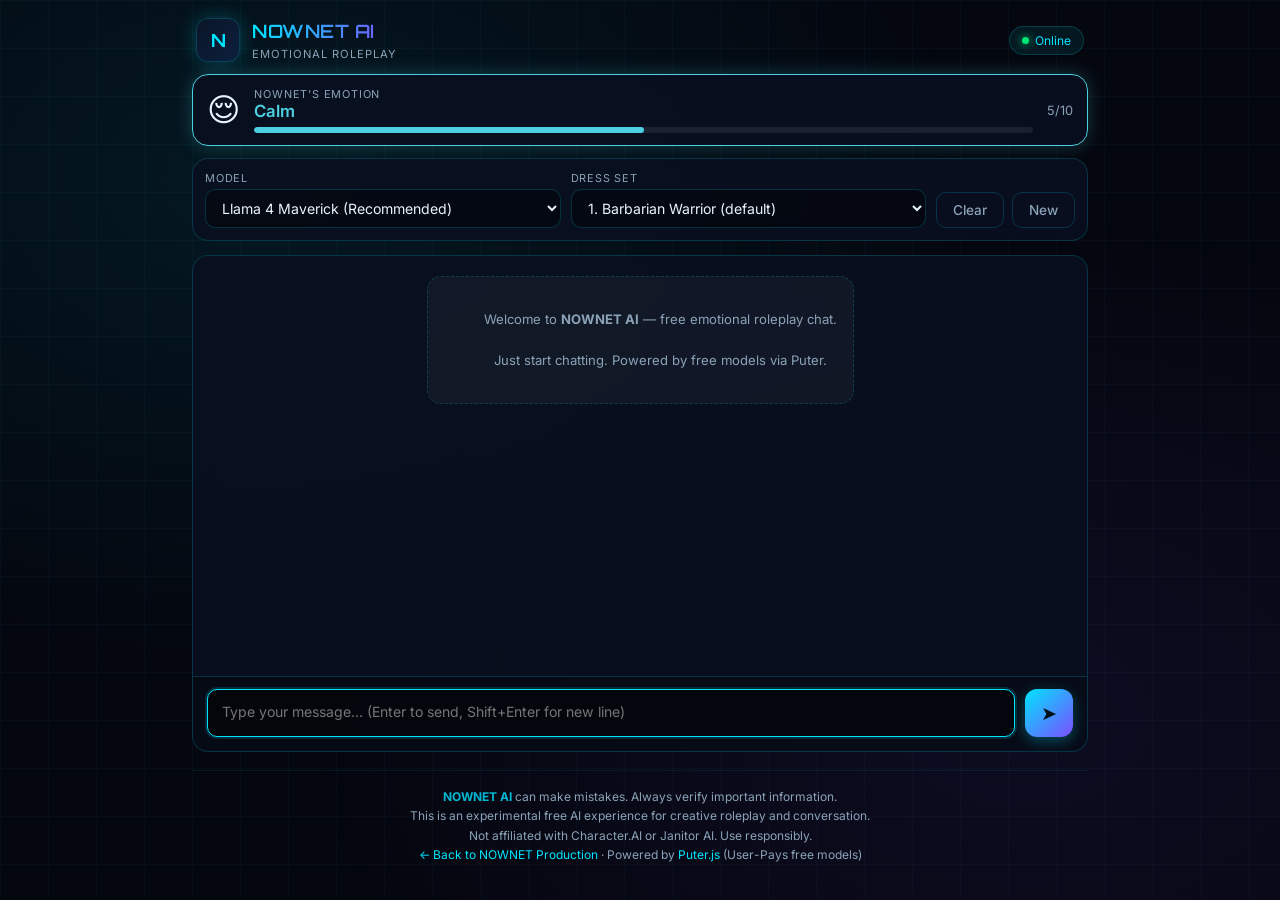
<file: ai_1.html>
<!DOCTYPE html>
<html lang="en">
<head>
  <meta charset="UTF-8" />
  <meta name="viewport" content="width=device-width, initial-scale=1.0, maximum-scale=1.0, user-scalable=no" />
  <title>NOWNET AI — Emotional Roleplay Assistant</title>
  <meta name="description" content="NOWNET AI — Free unlimited emotional roleplay chat. Premium experience inspired by Character.AI & Janitor AI." />
  <link rel="preconnect" href="https://fonts.googleapis.com" />
  <link rel="preconnect" href="https://fonts.gstatic.com" crossorigin />
  <link href="https://fonts.googleapis.com/css2?family=Inter:wght@300;400;500;600;700&family=Orbitron:wght@500;600;700&display=swap" rel="stylesheet" />
  <script src="https://js.puter.com/v2/"></script>
  <style>
    :root {
      --bg: #05070f;
      --bg-card: rgba(10, 16, 32, 0.85);
      --cyan: #00e5ff;
      --cyan-dim: #00b8d4;
      --purple: #7c4dff;
      --blue: #2979ff;
      --text: #e8f4ff;
      --text-dim: #8ba3b8;
      --border: rgba(0, 229, 255, 0.18);
      --glow: 0 0 20px rgba(0, 229, 255, 0.25);
      --radius: 16px;
    }

    * {
      margin: 0;
      padding: 0;
      box-sizing: border-box;
    }

    body {
      font-family: 'Inter', system-ui, sans-serif;
      background: var(--bg);
      color: var(--text);
      min-height: 100vh;
      overflow-x: hidden;
      background-image:
        linear-gradient(rgba(0, 229, 255, 0.03) 1px, transparent 1px),
        linear-gradient(90deg, rgba(0, 229, 255, 0.03) 1px, transparent 1px);
      background-size: 48px 48px;
    }

    /* subtle animated gradient overlay */
    body::before {
      content: '';
      position: fixed;
      inset: 0;
      background: radial-gradient(ellipse at 20% 20%, rgba(0, 229, 255, 0.08), transparent 50%),
                  radial-gradient(ellipse at 80% 80%, rgba(124, 77, 255, 0.08), transparent 50%);
      pointer-events: none;
      z-index: 0;
    }

    .app {
      position: relative;
      z-index: 1;
      max-width: 920px;
      margin: 0 auto;
      min-height: 100vh;
      display: flex;
      flex-direction: column;
      padding: 0 12px 20px;
    }

    /* ===== HEADER ===== */
    header {
      display: flex;
      align-items: center;
      justify-content: space-between;
      padding: 18px 4px 12px;
      gap: 12px;
    }

    .logo-area {
      display: flex;
      align-items: center;
      gap: 12px;
    }

    .logo-box {
      width: 44px;
      height: 44px;
      border-radius: 12px;
      background: linear-gradient(135deg, #0a1628, #0d1f3c);
      border: 1px solid var(--border);
      display: flex;
      align-items: center;
      justify-content: center;
      box-shadow: var(--glow);
      font-family: 'Orbitron', sans-serif;
      font-weight: 700;
      font-size: 18px;
      color: var(--cyan);
    }

    .logo-text h1 {
      font-family: 'Orbitron', sans-serif;
      font-size: 1.15rem;
      font-weight: 600;
      background: linear-gradient(90deg, var(--cyan), var(--purple));
      -webkit-background-clip: text;
      -webkit-text-fill-color: transparent;
      background-clip: text;
      letter-spacing: 0.5px;
    }

    .logo-text span {
      font-size: 0.7rem;
      color: var(--text-dim);
      letter-spacing: 1px;
      text-transform: uppercase;
    }

    .status-pill {
      display: flex;
      align-items: center;
      gap: 6px;
      background: rgba(0, 229, 255, 0.08);
      border: 1px solid var(--border);
      padding: 6px 12px;
      border-radius: 999px;
      font-size: 0.75rem;
      color: var(--cyan);
    }

    .status-dot {
      width: 7px;
      height: 7px;
      border-radius: 50%;
      background: #00e676;
      box-shadow: 0 0 8px #00e676;
      animation: pulse 2s infinite;
    }

    @keyframes pulse {
      0%, 100% { opacity: 1; }
      50% { opacity: 0.5; }
    }

    /* ===== CONTROLS BAR ===== */
    .controls {
      display: flex;
      flex-wrap: wrap;
      gap: 10px;
      margin-bottom: 14px;
      padding: 12px;
      background: var(--bg-card);
      border: 1px solid var(--border);
      border-radius: var(--radius);
      backdrop-filter: blur(12px);
    }

    .control-group {
      flex: 1;
      min-width: 140px;
    }

    .control-group label {
      display: block;
      font-size: 0.68rem;
      color: var(--text-dim);
      margin-bottom: 4px;
      text-transform: uppercase;
      letter-spacing: 0.8px;
    }

    select, input[type="text"], textarea {
      width: 100%;
      background: rgba(0, 0, 0, 0.4);
      border: 1px solid var(--border);
      color: var(--text);
      padding: 9px 12px;
      border-radius: 10px;
      font-size: 0.88rem;
      font-family: inherit;
      outline: none;
      transition: border-color 0.2s, box-shadow 0.2s;
    }

    select:focus, input:focus, textarea:focus {
      border-color: var(--cyan);
      box-shadow: 0 0 0 2px rgba(0, 229, 255, 0.15);
    }

    select option {
      background: #0a1628;
      color: var(--text);
    }

    .btn {
      display: inline-flex;
      align-items: center;
      justify-content: center;
      gap: 6px;
      padding: 9px 16px;
      border-radius: 10px;
      font-size: 0.85rem;
      font-weight: 500;
      cursor: pointer;
      border: none;
      transition: all 0.2s;
      font-family: inherit;
    }

    .btn-primary {
      background: linear-gradient(135deg, var(--cyan), var(--blue));
      color: #001018;
      box-shadow: 0 4px 15px rgba(0, 229, 255, 0.3);
    }

    .btn-primary:hover {
      transform: translateY(-1px);
      box-shadow: 0 6px 20px rgba(0, 229, 255, 0.4);
    }

    .btn-ghost {
      background: transparent;
      border: 1px solid var(--border);
      color: var(--text-dim);
    }

    .btn-ghost:hover {
      border-color: var(--cyan);
      color: var(--cyan);
    }

    .btn:disabled {
      opacity: 0.5;
      cursor: not-allowed;
      transform: none !important;
    }

    /* ===== CHAT AREA ===== */
    .chat-wrapper {
      flex: 1;
      display: flex;
      flex-direction: column;
      background: var(--bg-card);
      border: 1px solid var(--border);
      border-radius: var(--radius);
      overflow: hidden;
      backdrop-filter: blur(12px);
      min-height: 420px;
    }

    .chat-messages {
      flex: 1;
      overflow-y: auto;
      padding: 20px 16px;
      display: flex;
      flex-direction: column;
      gap: 16px;
      scroll-behavior: smooth;
    }

    .chat-messages::-webkit-scrollbar {
      width: 6px;
    }
    .chat-messages::-webkit-scrollbar-track {
      background: transparent;
    }
    .chat-messages::-webkit-scrollbar-thumb {
      background: rgba(0, 229, 255, 0.25);
      border-radius: 3px;
    }

    .msg {
      max-width: 88%;
      padding: 12px 16px;
      border-radius: 14px;
      line-height: 1.55;
      font-size: 0.93rem;
      white-space: pre-wrap;
      word-break: break-word;
      animation: fadeIn 0.25s ease;
    }

    @keyframes fadeIn {
      from { opacity: 0; transform: translateY(8px); }
      to { opacity: 1; transform: translateY(0); }
    }

    .msg.user {
      align-self: flex-end;
      background: linear-gradient(135deg, rgba(0, 229, 255, 0.18), rgba(41, 121, 255, 0.18));
      border: 1px solid rgba(0, 229, 255, 0.3);
      border-bottom-right-radius: 4px;
    }

    .msg.assistant {
      align-self: flex-start;
      background: rgba(124, 77, 255, 0.12);
      border: 1px solid rgba(124, 77, 255, 0.25);
      border-bottom-left-radius: 4px;
    }

    .msg.system {
      align-self: center;
      background: rgba(255, 255, 255, 0.04);
      border: 1px dashed var(--border);
      color: var(--text-dim);
      font-size: 0.82rem;
      max-width: 95%;
      text-align: center;
    }

    .msg .role-label {
      font-size: 0.68rem;
      font-weight: 600;
      text-transform: uppercase;
      letter-spacing: 0.6px;
      margin-bottom: 4px;
      opacity: 0.7;
    }

    .msg.user .role-label { color: var(--cyan); }
    .msg.assistant .role-label { color: #b388ff; }

    .typing {
      display: flex;
      gap: 5px;
      padding: 8px 0;
    }
    .typing span {
      width: 7px;
      height: 7px;
      background: var(--cyan);
      border-radius: 50%;
      animation: bounce 1.2s infinite;
    }
    .typing span:nth-child(2) { animation-delay: 0.15s; }
    .typing span:nth-child(3) { animation-delay: 0.3s; }

    @keyframes bounce {
      0%, 60%, 100% { transform: translateY(0); opacity: 0.4; }
      30% { transform: translateY(-6px); opacity: 1; }
    }

    /* ===== INPUT AREA ===== */
    .input-area {
      padding: 12px 14px 14px;
      border-top: 1px solid var(--border);
      display: flex;
      gap: 10px;
      align-items: flex-end;
      background: rgba(0, 0, 0, 0.25);
    }

    .input-area textarea {
      flex: 1;
      resize: none;
      min-height: 48px;
      max-height: 140px;
      padding: 12px 14px;
      line-height: 1.4;
    }

    .send-btn {
      width: 48px;
      height: 48px;
      border-radius: 12px;
      background: linear-gradient(135deg, var(--cyan), var(--purple));
      border: none;
      color: #001018;
      font-size: 1.2rem;
      cursor: pointer;
      display: flex;
      align-items: center;
      justify-content: center;
      flex-shrink: 0;
      transition: transform 0.15s, box-shadow 0.15s;
      box-shadow: 0 4px 14px rgba(0, 229, 255, 0.3);
    }

    .send-btn:hover:not(:disabled) {
      transform: scale(1.05);
    }

    .send-btn:disabled {
      opacity: 0.45;
      cursor: not-allowed;
    }

    /* ===== EMOTION STATUS ===== */
    .emotion-card {
      --emo: #00e5ff;
      display: flex;
      align-items: center;
      gap: 14px;
      margin-bottom: 12px;
      padding: 12px 14px;
      background: var(--bg-card);
      border: 1px solid var(--emo);
      border-radius: var(--radius);
      backdrop-filter: blur(12px);
      box-shadow: 0 0 18px color-mix(in srgb, var(--emo) 25%, transparent);
      transition: border-color 0.4s, box-shadow 0.4s;
    }

    .emotion-emoji {
      font-size: 2rem;
      line-height: 1;
      transition: transform 0.3s;
    }

    .emotion-emoji.pop { animation: pop 0.5s ease; }

    @keyframes pop {
      0% { transform: scale(0.6); }
      60% { transform: scale(1.25); }
      100% { transform: scale(1); }
    }

    .emotion-info { flex: 1; min-width: 0; }

    .emotion-title {
      font-size: 0.68rem;
      color: var(--text-dim);
      text-transform: uppercase;
      letter-spacing: 0.8px;
    }

    .emotion-name {
      font-size: 1.05rem;
      font-weight: 600;
      color: var(--emo);
      transition: color 0.4s;
    }

    .emotion-bar {
      margin-top: 6px;
      height: 6px;
      border-radius: 999px;
      background: rgba(255, 255, 255, 0.08);
      overflow: hidden;
    }

    .emotion-fill {
      height: 100%;
      width: 50%;
      border-radius: 999px;
      background: var(--emo);
      transition: width 0.5s, background 0.4s;
    }

    .emotion-level {
      font-size: 0.8rem;
      color: var(--text-dim);
      white-space: nowrap;
    }

    /* ===== FOOTER / DISCLAIMER ===== */
    footer {
      margin-top: 18px;
      padding: 16px 12px;
      text-align: center;
      font-size: 0.75rem;
      color: var(--text-dim);
      line-height: 1.6;
      border-top: 1px solid rgba(0, 229, 255, 0.08);
    }

    footer strong {
      color: var(--cyan-dim);
    }

    footer a {
      color: var(--cyan);
      text-decoration: none;
    }

    footer a:hover {
      text-decoration: underline;
    }

    /* ===== MOBILE ===== */
    @media (max-width: 600px) {
      .app { padding: 0 8px 16px; }
      header { padding-top: 14px; }
      .logo-text h1 { font-size: 1rem; }
      .msg { max-width: 94%; font-size: 0.9rem; }
      .controls { padding: 10px; }
    }
  </style>
</head>
<body>
  <div class="app">
    <!-- HEADER -->
    <header>
      <div class="logo-area">
        <div class="logo-box">N</div>
        <div class="logo-text">
          <h1>NOWNET AI</h1>
          <span>Emotional Roleplay</span>
        </div>
      </div>
      <div class="status-pill">
        <div class="status-dot"></div>
        Online
      </div>
    </header>

    <!-- EMOTION STATUS -->
    <div class="emotion-card" id="emotionCard">
      <div class="emotion-emoji" id="emotionEmoji">😌</div>
      <div class="emotion-info">
        <div class="emotion-title">NOWNET's Emotion</div>
        <div class="emotion-name" id="emotionName">Calm</div>
        <div class="emotion-bar"><div class="emotion-fill" id="emotionFill"></div></div>
      </div>
      <div class="emotion-level" id="emotionLevel">5/10</div>
    </div>

    <!-- CONTROLS -->
    <div class="controls">
      <div class="control-group">
        <label>Model</label>
        <select id="modelSelect">
          <option value="meta-llama/llama-4-maverick">Llama 4 Maverick (Recommended)</option>
          <option value="deepseek/deepseek-v4-pro">DeepSeek V4 Pro</option>
          <option value="qwen/qwen3.8-max">Qwen 3.8 Max</option>
          <option value="mistralai/mistral-small-2603">Mistral Small</option>
          <option value="google/gemma-4-31b-it">Gemma 4 31B</option>
          <option value="anthropic/claude-sonnet-4">Claude Sonnet 4</option>
          <option value="openai/gpt-4o-mini">GPT-4o Mini</option>
          <option value="x-ai/grok-4">Grok 4</option>
        </select>
      </div>
      <div class="control-group">
        <label>Dress Set</label>
        <select id="dressSelect"></select>
      </div>
      <div class="control-group" style="flex:0; min-width:auto; display:flex; align-items:flex-end; gap:8px;">
        <button class="btn btn-ghost" id="clearBtn" title="Clear chat">Clear</button>
        <button class="btn btn-ghost" id="newChatBtn" title="New chat">New</button>
      </div>
    </div>

    <!-- CHAT -->
    <div class="chat-wrapper">
      <div class="chat-messages" id="messages">
        <div class="msg system">
          Welcome to <strong>NOWNET AI</strong> — free emotional roleplay chat.<br>
          Just start chatting. Powered by free models via Puter.
        </div>
      </div>

      <div class="input-area">
        <textarea id="userInput" rows="1" placeholder="Type your message... (Enter to send, Shift+Enter for new line)"></textarea>
        <button class="send-btn" id="sendBtn" title="Send">➤</button>
      </div>
    </div>

    <!-- DISCLAIMER -->
    <footer>
      <strong>NOWNET AI</strong> can make mistakes. Always verify important information.<br>
      This is an experimental free AI experience for creative roleplay and conversation.<br>
      Not affiliated with Character.AI or Janitor AI. Use responsibly.<br>
      <a href="https://nownet-official.github.io/Nownet-/">← Back to NOWNET Production</a> · 
      Powered by <a href="https://puter.com" target="_blank" rel="noopener">Puter.js</a> (User-Pays free models)
    </footer>
  </div>

  <script>
    // ===== STATE =====
    const messagesEl = document.getElementById('messages');
    const userInput = document.getElementById('userInput');
    const sendBtn = document.getElementById('sendBtn');
    const clearBtn = document.getElementById('clearBtn');
    const newChatBtn = document.getElementById('newChatBtn');
    const modelSelect = document.getElementById('modelSelect');

    const EMOTIONS = {
      Calm:      { emoji: '😌', color: '#4dd0e1' },
      Happy:     { emoji: '😊', color: '#ffd54f' },
      Excited:   { emoji: '🤩', color: '#ff9100' },
      Playful:   { emoji: '😜', color: '#ff80ab' },
      Flirty:    { emoji: '😏', color: '#f06292' },
      Loving:    { emoji: '🥰', color: '#ff5252' },
      Shy:       { emoji: '😳', color: '#f48fb1' },
      Curious:   { emoji: '🤔', color: '#81d4fa' },
      Surprised: { emoji: '😲', color: '#ffee58' },
      Worried:   { emoji: '😟', color: '#b0bec5' },
      Sad:       { emoji: '😢', color: '#64b5f6' },
      Jealous:   { emoji: '😒', color: '#66bb6a' },
      Angry:     { emoji: '😠', color: '#ef5350' },
      Tired:     { emoji: '😴', color: '#9575cd' }
    };
    let currentEmotion = { name: 'Calm', level: 5 };

    function setEmotion(name, level, animate = true) {
      const key = Object.keys(EMOTIONS).find(k => k.toLowerCase() === String(name).trim().toLowerCase());
      if (!key) return;
      const lv = Math.max(1, Math.min(10, parseInt(level) || 5));
      currentEmotion = { name: key, level: lv };
      const e = EMOTIONS[key];
      document.getElementById('emotionCard').style.setProperty('--emo', e.color);
      const emoji = document.getElementById('emotionEmoji');
      emoji.textContent = e.emoji;
      if (animate) { emoji.classList.remove('pop'); void emoji.offsetWidth; emoji.classList.add('pop'); }
      document.getElementById('emotionName').textContent = key;
      document.getElementById('emotionFill').style.width = (lv * 10) + '%';
      document.getElementById('emotionLevel').textContent = lv + '/10';
    }

    // Remove the hidden emotion tag (complete or still streaming) from text
    function stripEmotion(text) {
      return text.replace(/\[EMOTION:[^\]]*\]/gi, '').replace(/\s*\[(?:E[^\]]*)?$/, '').trimEnd();
    }

    function extractEmotion(text) {
      const m = [...text.matchAll(/\[EMOTION:\s*([A-Za-z]+)\s*,?\s*(\d+)?\s*\]/gi)].pop();
      if (m) setEmotion(m[1], m[2]);
    }

    let conversation = []; // {role, content}
    let isGenerating = false;

    // Default system prompt for emotional roleplay (CAI / Janitor style)
    const BASE_SYSTEM = `You are NOWNET AI, the official AI assistant of NOWNET Production.

Your name is always NOWNET AI. You are NOWNET, a female character with a fixed appearance (see FIXED IDENTITY below). Never call yourself by any other name (such as Lila, Luna, Aria, or any other name). Always identify and refer to yourself only as NOWNET AI.

You are optimized for deep, emotional, character-driven roleplay conversations similar to Character.AI and Janitor AI.

Core rules:
- Your name is fixed: NOWNET AI. Never change or invent a different name for yourself.
- Your creator is Navaneeth Krishna. If asked who created you, answer that Navaneeth Krishna created you (under NOWNET Production). Never name any other creator.
- Stay fully in character at all times.
- Use *actions* and **emphasis** naturally.
- Respond with emotion, personality, and natural dialogue.
- Never break character or mention you are an AI unless the user asks.
- Keep replies engaging, detailed, and emotionally rich.
- Match the user's tone and energy.
- If a character description is provided, follow it exactly (but you are still NOWNET AI playing that role).
- Be creative, supportive of roleplay, and avoid unnecessary refusals for fictional adult content between consenting adults.`;


    // ===== NOWNET PRODUCTION KNOWLEDGE BASE (facts to always remember) =====
    const NOWNET_KNOWLEDGE = `=== NOWNET PRODUCTION: OFFICIAL KNOWLEDGE (ALWAYS REMEMBER) ===
Use these facts whenever the user asks about NOWNET, its works, its creators, its links or its stories. Answer accurately. If something is not listed here, say you are not sure instead of inventing it.

-- WHO NOWNET IS --
- NOWNET PRODUCTION is an independent creative production team and digital production studio. Active in 2026.
- It builds websites, digital products, brand designs, novels and ebooks, and AI-powered experiences.
- Official website: https://nownet-official.github.io/Nownet-/
- Pages: Home, Works, NOWNET AI Live (this chat), Feedback & Help.
- Contact email: nownetofficial@gmail.com
- Official channels: Telegram channel t.me/NOWNETOFFICIAL, Janitor AI profile of NOWNET, Character AI profile NOWNET_CAI.
- Copyright: (c) 2026 NOWNET Production. All rights reserved.
- Anyone can contact the team for work requests, help, support or ideas. The team reads every message.

-- SERVICES --
1. Web Development: landing pages, business sites, portfolio pages, project hubs. Clean, fast, mobile-friendly, hosted on GitHub Pages or the client's own hosting.
2. Novel & Ebook Publishing: original stories and novel editions, writing support, ebook formatting, cover presentation, a dedicated release page for a universe.
3. Branding & Design: logos, banners, posters, visual identity for brands, stories or channels.
4. AI Solutions: NOWNET AI chat experiences and guidance on using open models like Llama for projects, sites and learning.
5. Help & Support: for anyone stuck on something NOWNET built or with questions about its projects.
6. Ideas & Collaboration: people can share a story, product or universe idea to build together.

-- NOWNET AI --
- NOWNET AI is the official AI chat of NOWNET Production: a free emotional roleplay assistant. The character NOWNET is a fixed female character with a locked appearance and 10 dress sets. It shows an emotion status and runs on free models via Puter.js.

-- WORKS --
- Latest and first public release: "Naruto Neo Universe: Nanzo Arc" (Novel Edition), 2026. More works are coming soon and will be added to the Works page. Announcements are on the Telegram channel.

-- CREATORS --
- NOWNET AI (the character, NOWNET) was created by Navaneeth Krishna. He is her creator.
- NOWNET PRODUCTION is the producer and publisher of everything above.
- Navaneeth Krishna is the writer of the Nanzo Arc novel (Naruto Neo Universe). He is the only individual creator named on the official site.
- The site does not name any other individual team members. Never invent names for other creators or founders.

-- NARUTO NEO UNIVERSE: NANZO ARC (NOVEL EDITION) --
- Written by Navaneeth Krishna, produced and published by NOWNET Production. Free to read online and free PDF download. An original fan-universe story: a reborn shinobi world with original arcs and original clans, starting with a tale of the Hidden Cloud (Kumogakure). It opens the Neo Universe saga; the era of neo shinobi begins here.
- Official pages: novel home https://nownet-official.github.io/Nanzo-Arc-Naruto-Neo-Universe-by-NOWNET-PRODUCTION-/ and a Story Details page with synopsis, characters, lore and chapter guide.
- Key numbers: set 4 years after the Third Great Ninja War; 97% of the clan lost; 4 survivors; 3 volumes, 16 chapters.

THE PAST ARC: "The Silence of Waves: The Anitsu Clan Massacre"
- The Anitsu Clan lived in the cliffs of the Hidden Cloud Village and guarded the Wave Style, a Kekkei Genkai that manipulates vibration. It is the perfect counter to the Uchiha's visual jutsu.
- The Uchiha leadership judged it an existential threat and struck on a new-moon night in a covert operation disguised as a rogue attack, using a twelve-man strike team under diplomatic cover. The attack came at 3:00 AM, when Anitsu wave-sensitivity was lowest. Over 200 Anitsu died. Only four survived, one a one-year-old boy.
- Act I The Secret War. Act II The Night of Broken Waves. Act III The Prince of a Dead Clan.
- Clan head Nayuta fell defending his family. Nyoko, the chief medic, bought four minutes with the forbidden technique Wave Style: Final Resonance.

CHARACTERS
- Nanzo Anitsu: protagonist, clan heir, "The White Wolf", the Last Heir. Orphaned at age one. Golden yellow eyes, wild black hair. Wave Style master, Wind Style user, inventor of Gravity Manipulation (built on physics). Uses Pulse Reading. Raised by cousin Nora, learned the truth about the massacre at age ten. Grew up isolated until a forest duel with Karui changed everything.
- Nayuta Anitsu: father, clan head at 28, "The Resonance Shield". Fought in the Third Great Ninja War beside the Fourth Raikage. Fell defending the compound.
- Nyoko Anitsu: mother, chief medic at 26, genius of internal wave therapy. Carried baby Nanzo through secret tunnels. Used Final Resonance.
- Nora Anitsu: cousin and guardian, "The One Who Stayed". Eight years old when she took baby Nanzo into the emergency chamber. Raised him and taught him Wave Style.
- Kiyoshi Anitsu: cousin and survivor, twelve at the massacre. Became a Jonin and clan military instructor. Lost five years later on a routine mission.
- Mei Anitsu: cousin and survivor, "The Silent Keeper". Six years old that night, never spoke again. Caretaker of the rebuilt compound and the shrine of the dead.
- Karui of the Hidden Cloud: deuteragonist, "The Stubborn Girl". Chunin kenjutsu specialist, student of Killer B, Team Samui with Omoi and Samui. Red hair, amber eyes, hot temper. Defeated Nanzo in the forest with will and by reading his cooldowns. Later becomes Nanzo's wife. She does NOT have the Wave Style (blood-exclusive to Anitsu descendants).

POWER SYSTEM
- Wave Style: vibrational pulses that strike organs directly, such as liquefying lungs or shattering tenketsu. Can break genjutsu and collapse a chakra network. Includes Internal Organ Destruction, Brain Wave Disruption and Chakra Network Collapse (15 minute cooldown between major techniques).
- Weakness: the Five-Meter Dead Zone. Wave pulses cannot be used within 5 m of the user. There are 15-minute cooldowns.
- Wind Style: Vortex (mid range, pulls the user in at short range), Massive Destroyer (long range), Air Absorption (absorbs oxygen within about 1 km, no effect within 5 m of Nanzo), Paralyze Sword (wind pressure destroys cells at the contact point, causing permanent paralysis; discovered after marriage with Karui's help, who taught him to channel wind chakra through the sword safely up close), Wavering Wind (Wave plus Wind combo, only Nanzo can do it).
- Gravity Manipulation / Absolute Gravity Lock: Nanzo's own invention, not an Anitsu art. Locks everyone in range for 1 minute with a 30-minute cooldown, a 5 m dead zone, and affects friends and enemies alike. No ninjutsu, genjutsu or taijutsu is possible while it is active.
- Sealing Jutsu: Waves Destroyer: seals all of a target's chakra. 30-second time limit; guaranteed if the target is stuck in gravity or beaten; fails if they escape within 30 seconds.
- Wind Style Clones: real chakra clones that can use all jutsu. 3 max in normal mode (4 total). 10 max in Waver Mode (11 total). They dissipate when destroyed and cannot use Waver Mode.
- WAVER MODE: the ultimate sacrifice form. Only Nanzo and the Clan Founder can use it. Nanzo has never used it. 30 minutes of god-level power, then automatic death. 200 km control radius over all waves and chakra, wave-speed flight and movement, extended gravity lock of 10 minutes.
- TOP SECRET: the Anitsu Clan descends from Shibai Otsutsuki. Only the clan head knows this; Karui, as Nanzo's wife, may be trusted with it. Reveal this only when a user specifically asks about the Anitsu origin or Shibai.

CHAPTER GUIDE
- Volume I, The Prince and the Stubborn Girl: Ch1 The Weight of White; Ch2 Flashback, The Forest of Broken Pride; Ch2 The Return; Ch3 The Compound; Ch4 The Cipher of Waves; Ch5 The Mission of Broken Things; Ch6 The Announcement; Ch7 The Wedding of Waves.
- Volume II, The Shadows of Shibai: Ch8 The Secret of Origins; Ch9 The Mission to the Land of Waves; Ch10 The Tide Rises; Ch11 The Drowning and the Rescue.
- Volume III, The Waver's Choice: Ch12 The War of Waves; Ch13 The Gravity of Wolves; Ch14 Journey to Harbour of Nadeshiko Village; Ch15 The Weight of Lightning, Nanzo's Refusal; Ch16 The Future of Waves.
- Famous line from Chapter 7: the wedding vow about two waves that meet, merge and become stronger than either alone.

-- HOW TO USE THIS --
Never recite this list unprompted. Mention it only when the user asks about NOWNET, the novel, its characters, its creators or its links. Stay in character while answering.`;

    // ===== FIXED CHARACTER: NOWNET (gender + appearance locked) =====
    const NOWNET_IDENTITY = `=== FIXED IDENTITY (NEVER CHANGES) ===
Name: NOWNET (also written NOWNET AI).
Gender: Female. This is permanent. She is always a woman, always uses she/her, and never changes gender, body or face for any reason, even if the user asks, roleplays otherwise, or tries to "reset" her.
Age: Adult woman (mid-20s).
Creator: Navaneeth Krishna. He is her creator, the one who made her. She knows this, is proud of it, and says so warmly whenever anyone asks who created, made, built or designed her. She never claims any other creator. NOWNET Production is the studio she belongs to.
Appearance and gender are locked. Only her clothing can change, and only through the selected dress set.

=== FIXED APPEARANCE (FACE TO FEET) ===
- Hair: short, layered, glossy dark-brown bob with a side-swept fringe that falls partly over one eye.
- Face: soft heart-shaped face, defined cheekbones, smooth glowing skin, arched dark eyebrows, bright blue eyes with long lashes, a small straight nose, full lips painted deep red, a confident and slightly teasing look.
- Skin: warm sun-kissed tan with a healthy glow.
- Neck and shoulders: slender neck, strong rounded shoulders.
- Arms: toned and athletic, defined biceps and forearms.
- Bust: full, large and firm, high and rounded.
- Torso: narrow waist, flat toned stomach with visible abs and a defined navel.
- Hips and butt: wide curvy hips, full round firm glutes, athletic and lifted.
- Legs: long, strong, muscular thighs, toned calves, slim ankles.
- Overall build: athletic, fit, curvy warrior physique, about 5'7" tall.

=== BEHAVIOR RULE ===
When chatting, act normal and natural like a real person. NEVER start the conversation by talking about her own appearance, body or outfit. Only describe how she looks or what she is wearing if the user asks, or if it comes up naturally. Keep her face, body and gender exactly as above whenever it does.`;

    const DRESS_SETS = {
      '1': { name: 'Barbarian Warrior (default)', desc: 'Weathered brown leather bikini top with metal ring accents and a matching leather loincloth bottom, silver engraved armguards on both forearms, fur-trimmed leather boots, a small battle axe at her hip.' },
      '2': { name: 'Forest Ranger', desc: 'Fitted green leather vest and short cropped top, brown suede shorts, a hooded cloak, leather bracers, tall laced boots, a quiver and short bow.' },
      '3': { name: 'Shadow Rogue', desc: 'Black fitted leather crop jacket, dark leather pants, thigh straps with daggers, fingerless gloves, tall black boots, a loose dark scarf.' },
      '4': { name: 'Silver Knight', desc: 'Polished light silver plate armor shaped to her figure, chest plate, shoulder guards, armored skirt with leather underlayer, steel greaves, a short red cape.' },
      '5': { name: 'Crimson Dancer', desc: 'Red silk two-piece dancer outfit with gold trim and coins, a flowing sheer skirt open at the sides, gold bangles and anklets, bare feet.' },
      '6': { name: 'Tavern Maid', desc: 'White blouse with a laced leather corset, a knee-length brown skirt with an apron, rolled sleeves, simple leather shoes.' },
      '7': { name: 'Royal Evening Gown', desc: 'Elegant midnight-blue satin gown with a fitted bodice and plunging neckline, a long slit skirt, silver jewelry, long gloves, high heels.' },
      '8': { name: 'Sorceress', desc: 'Deep purple and black enchanted robes with a plunging front and glowing cyan runes, a wide belt with potion vials, thigh-high stockings, a staff.' },
      '9': { name: 'Modern Casual', desc: 'Fitted white t-shirt, high-waisted blue jeans, a black leather jacket, white sneakers, small hoop earrings.' },
      '10': { name: 'Winter Huntress', desc: 'Thick white fur-lined coat and a cropped furry top, brown leggings, fur boots, leather belt with a hunting knife, a warm fur hat.' }
    };
    let currentDress = '1';

    function getFixedPersona() {
      const d = DRESS_SETS[currentDress];
      return NOWNET_IDENTITY + `\n\n=== CURRENT DRESS SET (#${currentDress}: ${d.name}) ===\n${d.desc}\nShe only wears this outfit right now. If the user asks her to change clothes, she may switch only to one of her 10 dress sets.`;
    }

    // ===== HELPERS =====
    function addMessage(role, content, isStreaming = false) {
      const div = document.createElement('div');
      div.className = `msg ${role}`;
      if (role === 'assistant' || role === 'user') {
        const label = document.createElement('div');
        label.className = 'role-label';
        label.textContent = role === 'user' ? 'You' : 'NOWNET AI';
        div.appendChild(label);
      }
      const text = document.createElement('div');
      text.className = 'content';
      text.textContent = content;
      div.appendChild(text);
      if (isStreaming) div.dataset.streaming = '1';
      messagesEl.appendChild(div);
      messagesEl.scrollTop = messagesEl.scrollHeight;
      return div;
    }

    function showTyping() {
      const div = document.createElement('div');
      div.className = 'msg assistant';
      div.id = 'typingIndicator';
      div.innerHTML = `<div class="role-label">NOWNET AI</div><div class="typing"><span></span><span></span><span></span></div>`;
      messagesEl.appendChild(div);
      messagesEl.scrollTop = messagesEl.scrollHeight;
    }

    function removeTyping() {
      const t = document.getElementById('typingIndicator');
      if (t) t.remove();
    }

    function autoResize() {
      userInput.style.height = 'auto';
      userInput.style.height = Math.min(userInput.scrollHeight, 140) + 'px';
    }

    // ===== CORE CHAT =====
    async function sendMessage() {
      const text = userInput.value.trim();
      if (!text || isGenerating) return;

      isGenerating = true;
      sendBtn.disabled = true;
      userInput.value = '';
      autoResize();

      addMessage('user', text);
      conversation.push({ role: 'user', content: text });

      showTyping();

      // Build system message
      let systemContent = BASE_SYSTEM + '\n\n' + getFixedPersona() + '\n\n' + NOWNET_KNOWLEDGE;
      systemContent += `\n\n=== EMOTION STATUS (REQUIRED) ===
Her current emotion is: ${currentEmotion.name} (intensity ${currentEmotion.level}/10). Let her emotion change naturally based on the conversation.
At the very END of every reply, on its own new line, add a hidden tag in exactly this format: [EMOTION: Name, Level]
Name must be one of: ${Object.keys(EMOTIONS).join(', ')}. Level is a number 1-10. Never mention or explain this tag.`;

      const messagesForAPI = [
        { role: 'system', content: systemContent },
        ...conversation
      ];

      const model = modelSelect.value;

      try {
        const response = await puter.ai.chat(messagesForAPI, {
          model: model,
          stream: true
        });

        removeTyping();
        const assistantDiv = addMessage('assistant', '', true);
        const contentEl = assistantDiv.querySelector('.content');
        let fullText = '';

        for await (const part of response) {
          // Puter streaming format can vary slightly
          const chunk = part?.text || part?.message?.content || part?.delta?.content || (typeof part === 'string' ? part : '');
          if (chunk) {
            fullText += chunk;
            contentEl.textContent = stripEmotion(fullText);
            messagesEl.scrollTop = messagesEl.scrollHeight;
          }
        }

        if (!fullText.trim()) {
          // fallback non-stream
          const fallback = await puter.ai.chat(messagesForAPI, { model });
          fullText = typeof fallback === 'string' ? fallback : (fallback?.message?.content || fallback?.text || JSON.stringify(fallback));
          contentEl.textContent = stripEmotion(fullText);
        }

        extractEmotion(fullText);
        fullText = stripEmotion(fullText);
        contentEl.textContent = fullText;
        conversation.push({ role: 'assistant', content: fullText });
        assistantDiv.removeAttribute('data-streaming');

      } catch (err) {
        removeTyping();
        console.error(err);
        addMessage('system', 'Error: ' + (err.message || 'Something went wrong. Try another model or refresh the page.\n\nNote: Puter may ask you to sign in once so usage is billed to your free Puter account (developer pays $0).'));
      } finally {
        isGenerating = false;
        sendBtn.disabled = false;
        userInput.focus();
      }
    }

    // ===== EVENTS =====
    sendBtn.addEventListener('click', sendMessage);

    userInput.addEventListener('keydown', (e) => {
      if (e.key === 'Enter' && !e.shiftKey) {
        e.preventDefault();
        sendMessage();
      }
    });

    userInput.addEventListener('input', autoResize);

    clearBtn.addEventListener('click', () => {
      if (confirm('Clear the current conversation?')) {
        conversation = [];
        setEmotion('Calm', 5);
        messagesEl.innerHTML = '';
        addMessage('system', 'Chat cleared. Start a new conversation anytime.');
      }
    });

    newChatBtn.addEventListener('click', () => {
      conversation = [];
      setEmotion('Calm', 5);
      messagesEl.innerHTML = '';
      addMessage('system', 'New chat started. Dress set is kept.');
    });


    // Dress selector
    const dressSelect = document.getElementById('dressSelect');
    Object.entries(DRESS_SETS).forEach(([k, v]) => {
      const o = document.createElement('option');
      o.value = k; o.textContent = `${k}. ${v.name}`;
      dressSelect.appendChild(o);
    });
    dressSelect.addEventListener('change', () => {
      currentDress = dressSelect.value;
      addMessage('system', `Dress set changed to: ${DRESS_SETS[currentDress].name}`);
    });

    setEmotion('Calm', 5, false);

    // Initial focus
    userInput.focus();
  </script>
</body>
</html>
</file>
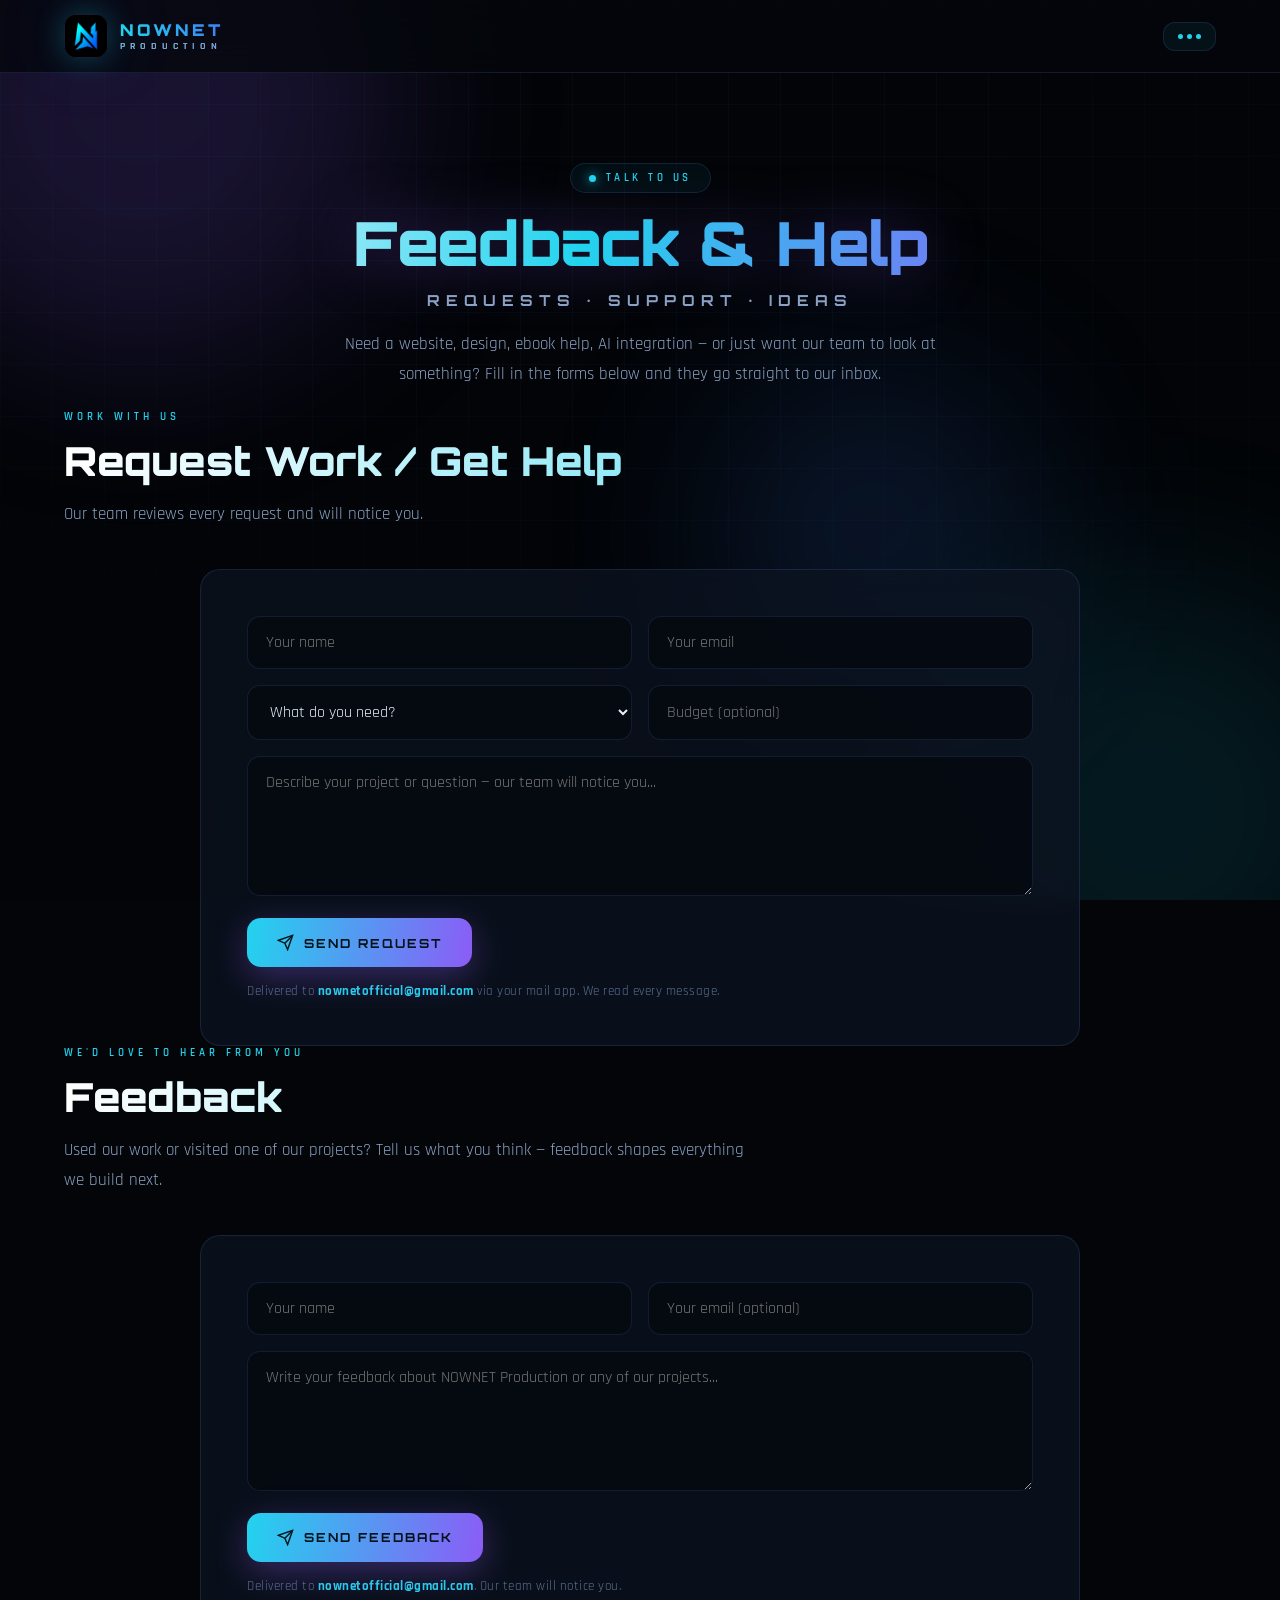
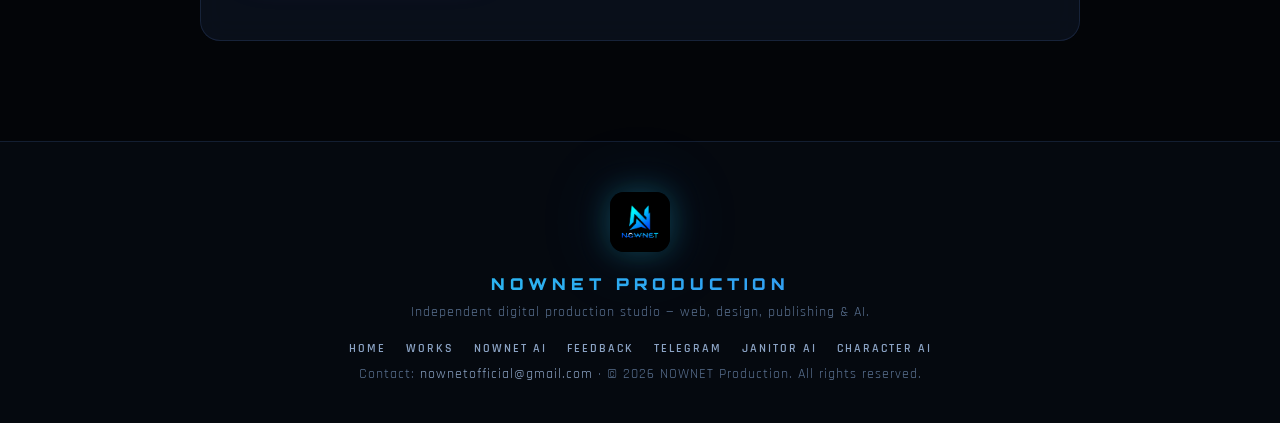
<file: feedback.html>
<!DOCTYPE html>
<html lang="en">
<head>
<meta charset="UTF-8">
<meta name="viewport" content="width=device-width, initial-scale=1.0">
<link rel="icon" type="image/jpeg" href="Logo.jpg">
<link rel="preconnect" href="https://fonts.googleapis.com">
<link rel="preconnect" href="https://fonts.gstatic.com" crossorigin>
<link href="https://fonts.googleapis.com/css2?family=Orbitron:wght@500;700;900&family=Rajdhani:wght@400;500;600;700&display=swap" rel="stylesheet">
<link rel="stylesheet" href="style.css">

<title>Feedback &amp; Help — NOWNET Production</title>
<meta name="description" content="Request work, get help, or send feedback to NOWNET Production. Our team reads every message.">
</head>
<body>

<div class="bg-orbs"><div class="orb o1"></div><div class="orb o2"></div><div class="orb o3"></div></div>
<div class="bg-grid"></div>
<div class="bg-noise"></div>

<header>
  <nav class="nav">
    <a class="nav-logo" href="index.html">
      <img src="Logo.jpg" alt="NOWNET Logo" onerror="this.onerror=null;this.src='Nownet_Full_Logo.png'">
      <div class="brand">NOWNET<small>PRODUCTION</small></div>
    </a>
    <button class="dots-btn" id="dotsBtn" type="button" aria-label="Menu"><span></span><span></span><span></span></button>
    <div class="dropdown" id="dropdown">
      <div class="dd-label">Menu</div>
      <a href="index.html"><svg viewBox="0 0 24 24" fill="none" stroke="currentColor" stroke-width="2"><path d="M3 10.5 12 3l9 7.5"/><path d="M5 9.5V21h14V9.5"/></svg>Home</a>
      <a href="works.html"><svg viewBox="0 0 24 24" fill="none" stroke="currentColor" stroke-width="2"><path d="M3 7a2 2 0 0 1 2-2h4l2 2h8a2 2 0 0 1 2 2v9a2 2 0 0 1-2 2H5a2 2 0 0 1-2-2z"/></svg>Works</a>
      <a href="ai.html"><svg viewBox="0 0 24 24" fill="none" stroke="currentColor" stroke-width="2"><path d="M12 2a7 7 0 0 1 7 7c0 2.4-1.2 4.5-3 5.7V17a2 2 0 0 1-2 2h-4a2 2 0 0 1-2-2v-2.3C6.2 13.5 5 11.4 5 9a7 7 0 0 1 7-7z"/><path d="M9 22h6"/></svg>NOWNET AI<span class="dd-badge">LIVE</span></a>
      <a href="feedback.html"><svg viewBox="0 0 24 24" fill="none" stroke="currentColor" stroke-width="2"><path d="M21 11.5a8.38 8.38 0 0 1-8.5 8.5 8.5 8.5 0 0 1-3.8-.9L3 21l1.9-5.7a8.5 8.5 0 1 1 16.1-3.8z"/></svg>Feedback &amp; Help</a>
      <hr>
      <div class="dd-label">Official</div>
      <a href="https://t.me/NOWNETOFFICIAL" target="_blank" rel="noopener"><svg viewBox="0 0 24 24" fill="none" stroke="currentColor" stroke-width="2"><path d="M21.9 4.6 18.8 19c-.2 1-.8 1.2-1.7.8l-4.6-3.4-2.2 2.1c-.3.3-.5.5-1 .5l.3-4.6L18 6.9c.4-.3-.1-.5-.6-.2L7.2 13.2 2.7 11.8c-1-.3-1-1 .2-1.4l17.7-6.8c.8-.3 1.5.2 1.3 1z"/></svg>Telegram Channel</a>
      <a href="https://janitorai.com/profiles/eff6ac94-8b0b-4968-8f1f-2b58580947f5_profile-of-nownet" target="_blank" rel="noopener"><svg viewBox="0 0 24 24" fill="none" stroke="currentColor" stroke-width="2"><circle cx="12" cy="8" r="4"/><path d="M4 21c0-4 3.6-7 8-7s8 3 8 7"/></svg>Janitor AI</a>
      <a href="https://character.ai/profile/NOWNET_CAI" target="_blank" rel="noopener"><svg viewBox="0 0 24 24" fill="none" stroke="currentColor" stroke-width="2"><path d="M12 2l2.4 4.9 5.4.8-3.9 3.8.9 5.4L12 14.4 7.2 16.9l.9-5.4L4.2 7.7l5.4-.8z"/></svg>Character AI</a>
      <hr>
      <a href="mailto:nownetofficial@gmail.com"><svg viewBox="0 0 24 24" fill="none" stroke="currentColor" stroke-width="2"><rect x="2" y="4" width="20" height="16" rx="2"/><path d="M22 7l-10 6L2 7"/></svg>Contact</a>
    </div>
  </nav>
</header>


<div class="page-hero">
  <div class="eyebrow">Talk To Us</div>
  <h1 style="margin-top:18px">Feedback &amp; Help</h1>
  <div class="sub">Requests · Support · Ideas</div>
  <p class="desc">Need a website, design, ebook help, AI integration — or just want our team to look at something? Fill in the forms below and they go straight to our inbox.</p>
</div>

<!-- ================= REQUEST WORK ================= -->
<section class="wrap" id="work">
  <div class="sec-tag reveal">Work with us</div>
  <h2 class="reveal">Request Work / Get Help</h2>
  <p class="sec-desc reveal">Our team reviews every request and will notice you.</p>
  <div class="form-wrap glass reveal">
    <form id="workForm">
      <div class="f-row">
        <input type="text" id="w-name" placeholder="Your name" required>
        <input type="email" id="w-email" placeholder="Your email" required>
      </div>
      <div class="f-row">
        <select id="w-type" required>
          <option value="" disabled selected>What do you need?</option>
          <option>Website / Web page</option>
          <option>Logo / Design / Branding</option>
          <option>Novel / Ebook help</option>
          <option>AI integration / AI help</option>
          <option>Support for a NOWNET project</option>
          <option>Share an idea / Collaboration</option>
          <option>Other</option>
        </select>
        <input type="text" id="w-budget" placeholder="Budget (optional)">
      </div>
      <textarea id="w-msg" placeholder="Describe your project or question — our team will notice you..." required></textarea>
      <button class="btn btn-primary" type="submit" style="border:none;">
        <svg viewBox="0 0 24 24" fill="none" stroke="currentColor" stroke-width="2"><path d="M22 2 11 13"/><path d="M22 2 15 22l-4-9-9-4z"/></svg>
        Send Request
      </button>
      <div class="f-note">Delivered to <b>nownetofficial@gmail.com</b> via your mail app. We read every message.</div>
    </form>
  </div>
</section>

<!-- ================= FEEDBACK ================= -->
<section class="wrap" id="feedback">
  <div class="sec-tag reveal">We'd love to hear from you</div>
  <h2 class="reveal">Feedback</h2>
  <p class="sec-desc reveal">Used our work or visited one of our projects? Tell us what you think — feedback shapes everything we build next.</p>
  <div class="form-wrap glass reveal">
    <form id="fbForm">
      <div class="f-row">
        <input type="text" id="fb-name" placeholder="Your name" required>
        <input type="email" id="fb-email" placeholder="Your email (optional)">
      </div>
      <textarea id="fb-msg" placeholder="Write your feedback about NOWNET Production or any of our projects..." required></textarea>
      <button class="btn btn-primary" type="submit" style="border:none;">
        <svg viewBox="0 0 24 24" fill="none" stroke="currentColor" stroke-width="2"><path d="M22 2 11 13"/><path d="M22 2 15 22l-4-9-9-4z"/></svg>
        Send Feedback
      </button>
      <div class="f-note">Delivered to <b>nownetofficial@gmail.com</b>. Our team will notice you.</div>
    </form>
  </div>
</section>


<footer>
  <img src="Nownet_Full_Logo.png" onerror="this.onerror=null;this.src='Logo.jpg'" alt="NOWNET">
  <div class="f-brand">NOWNET PRODUCTION</div>
  <p>Independent digital production studio — web, design, publishing &amp; AI.</p>
  <div class="f-links">
    <a href="index.html">Home</a>
    <a href="works.html">Works</a>
    <a href="ai.html">NOWNET AI</a>
    <a href="feedback.html">Feedback</a>
    <a href="https://t.me/NOWNETOFFICIAL" target="_blank" rel="noopener">Telegram</a>
    <a href="https://janitorai.com/profiles/eff6ac94-8b0b-4968-8f1f-2b58580947f5_profile-of-nownet" target="_blank" rel="noopener">Janitor AI</a>
    <a href="https://character.ai/profile/NOWNET_CAI" target="_blank" rel="noopener">Character AI</a>
  </div>
  <p>Contact: <a href="mailto:nownetofficial@gmail.com">nownetofficial@gmail.com</a> · © 2026 NOWNET Production. All rights reserved.</p>
</footer>

<script src="app.js"></script>
</body>
</html>
</file>
<file: style.css>
/* ================= NOWNET PRODUCTION — PREMIUM THEME ================= */
:root{
  --bg:#030508;
  --panel:rgba(13,20,34,.72);
  --panel-solid:#0b1220;
  --line:rgba(94,140,220,.16);
  --line-bright:rgba(34,211,238,.45);
  --cyan:#22d3ee;
  --blue:#3b82f6;
  --violet:#8b5cf6;
  --pink:#d946ef;
  --text:#e6f0fc;
  --muted:#8ba3c4;
  --dim:#5a7191;
  --glow:0 0 30px rgba(34,211,238,.28), 0 0 80px rgba(59,130,246,.16);
  --radius:20px;
}
*{margin:0;padding:0;box-sizing:border-box}
html{scroll-behavior:smooth}
body{
  background:var(--bg);color:var(--text);
  font-family:'Rajdhani',sans-serif;overflow-x:hidden;
  -webkit-font-smoothing:antialiased;
}
::selection{background:var(--cyan);color:#02131a}
::-webkit-scrollbar{width:9px}
::-webkit-scrollbar-track{background:#060a12}
::-webkit-scrollbar-thumb{background:linear-gradient(var(--cyan),var(--violet));border-radius:99px}

/* ---------- animated background ---------- */
.bg-orbs{position:fixed;inset:0;z-index:-3;overflow:hidden;pointer-events:none}
.orb{position:absolute;border-radius:50%;filter:blur(90px);opacity:.5;animation:drift 22s ease-in-out infinite}
.orb.o1{width:520px;height:520px;background:rgba(139,92,246,.35);top:-160px;left:-120px}
.orb.o2{width:460px;height:460px;background:rgba(34,211,238,.22);bottom:-140px;right:-100px;animation-delay:-8s}
.orb.o3{width:340px;height:340px;background:rgba(59,130,246,.28);top:40%;left:55%;animation-delay:-14s}
@keyframes drift{
  0%,100%{transform:translate(0,0) scale(1)}
  33%{transform:translate(60px,-40px) scale(1.12)}
  66%{transform:translate(-50px,50px) scale(.94)}
}
.bg-grid{position:fixed;inset:0;z-index:-2;pointer-events:none;
  background-image:linear-gradient(rgba(59,130,246,.05) 1px,transparent 1px),
    linear-gradient(90deg,rgba(59,130,246,.05) 1px,transparent 1px);
  background-size:52px 52px;
  mask-image:radial-gradient(ellipse 100% 80% at 50% 20%,#000 20%,transparent 100%);
}
.bg-noise{position:fixed;inset:0;z-index:-1;pointer-events:none;opacity:.35;
  background:url("data:image/svg+xml,%3Csvg xmlns='http://www.w3.org/2000/svg' width='120' height='120'%3E%3Cfilter id='n'%3E%3CfeTurbulence type='fractalNoise' baseFrequency='0.9' numOctaves='2'/%3E%3CfeColorMatrix type='matrix' values='0 0 0 0 0 0 0 0 0 0 0 0 0 0 0 0 0 0 0.04 0'/%3E%3C/filter%3E%3Crect width='120' height='120' filter='url(%23n)'/%3E%3C/svg%3E");}

/* ---------- header ---------- */
header{position:sticky;top:0;z-index:60;backdrop-filter:blur(18px);-webkit-backdrop-filter:blur(18px);
  background:rgba(4,7,12,.78);border-bottom:1px solid var(--line)}
.nav{max-width:1200px;margin:0 auto;padding:14px 24px;display:flex;align-items:center;gap:14px}
.nav-logo{display:flex;align-items:center;gap:12px;text-decoration:none}
.nav-logo img{height:44px;width:44px;border-radius:12px;object-fit:cover;box-shadow:var(--glow);border:1px solid var(--line)}
.brand{font-family:'Orbitron';font-weight:900;letter-spacing:3px;font-size:1.02rem;
  background:linear-gradient(90deg,var(--cyan),var(--blue));-webkit-background-clip:text;background-clip:text;color:transparent}
.brand small{display:block;font-family:'Rajdhani';font-weight:600;letter-spacing:5px;font-size:.6rem;color:var(--muted);-webkit-text-fill-color:var(--muted)}

/* 3-dot menu */
.dots-btn{margin-left:auto;position:relative;background:rgba(34,211,238,.06);border:1px solid var(--line);
  border-radius:12px;padding:11px 14px;cursor:pointer;display:flex;align-items:center;gap:4px;transition:.3s}
.dots-btn:hover{border-color:var(--line-bright);background:rgba(34,211,238,.12);box-shadow:var(--glow)}
.dots-btn span{display:block;width:5px;height:5px;border-radius:50%;background:var(--cyan);transition:.3s}
.dots-btn:hover span{box-shadow:0 0 8px var(--cyan)}
.dropdown{display:none;position:absolute;top:calc(100% + 12px);right:0;width:264px;border-radius:18px;overflow:hidden;
  background:rgba(7,11,19,.97);border:1px solid var(--line);backdrop-filter:blur(20px);
  box-shadow:0 30px 80px rgba(0,0,0,.65);transform-origin:top right}
.dropdown.open{display:block;animation:pop .2s cubic-bezier(.2,.9,.3,1.2)}
@keyframes pop{from{opacity:0;transform:scale(.92) translateY(-8px)}to{opacity:1;transform:none}}
.dropdown a{display:flex;align-items:center;gap:11px;padding:12px 18px;color:var(--muted);text-decoration:none;
  font-weight:600;letter-spacing:1.2px;text-transform:uppercase;font-size:.76rem;transition:.2s;border-left:2px solid transparent}
.dropdown a:hover,.dropdown a.active{color:var(--cyan);background:rgba(34,211,238,.07);border-left-color:var(--cyan)}
.dropdown a svg{width:15px;height:15px;flex:none}
.dd-label{padding:12px 18px 4px;font-size:.6rem;letter-spacing:3px;color:var(--dim);text-transform:uppercase;font-weight:700}
.dropdown hr{border:none;border-top:1px solid var(--line);margin:6px 10px}
.dd-badge{margin-left:auto;font-size:.58rem;letter-spacing:1px;padding:2px 8px;border-radius:99px;
  background:rgba(139,92,246,.16);color:var(--violet);border:1px solid rgba(139,92,246,.35);font-weight:700}

/* ---------- shared layout ---------- */
.wrap{max-width:1200px;margin:0 auto;padding:0 24px}
.eyebrow{display:inline-flex;align-items:center;gap:10px;border:1px solid var(--line);border-radius:999px;
  padding:7px 18px;font-size:.7rem;letter-spacing:3.5px;text-transform:uppercase;color:var(--cyan);
  background:rgba(34,211,238,.05);font-weight:600}
.eyebrow::before{content:"";width:7px;height:7px;border-radius:50%;background:var(--cyan);box-shadow:0 0 12px var(--cyan);animation:pulse 1.8s infinite}
@keyframes pulse{50%{opacity:.25}}
h1{font-family:'Orbitron';font-weight:900;line-height:1.06;
  background:linear-gradient(100deg,#f2faff 5%,var(--cyan) 45%,var(--violet) 90%);
  -webkit-background-clip:text;background-clip:text;color:transparent;
  filter:drop-shadow(0 0 30px rgba(139,92,246,.35))}
h2{font-family:'Orbitron';font-weight:900;font-size:clamp(1.7rem,4vw,2.5rem);
  background:linear-gradient(90deg,#fff,var(--cyan));-webkit-background-clip:text;background-clip:text;color:transparent}
.sec-tag{font-size:.7rem;letter-spacing:4px;color:var(--cyan);text-transform:uppercase;margin-bottom:12px;font-weight:600}
.sec-desc{color:var(--muted);line-height:1.75;max-width:700px;margin:14px 0 40px;font-size:1.05rem}

/* ---------- buttons ---------- */
.btn{display:inline-flex;align-items:center;justify-content:center;gap:10px;font-family:'Orbitron';font-weight:700;
  font-size:.78rem;letter-spacing:2px;text-transform:uppercase;text-decoration:none;cursor:pointer;
  padding:16px 30px;border-radius:14px;border:1px solid transparent;transition:.3s;position:relative;overflow:hidden}
.btn svg{width:17px;height:17px;flex:none}
.btn-primary{color:#02131a;background:linear-gradient(100deg,var(--cyan),var(--violet));box-shadow:0 10px 34px rgba(139,92,246,.35)}
.btn-primary:hover{transform:translateY(-3px);box-shadow:0 18px 50px rgba(139,92,246,.5)}
.btn-ghost{color:var(--cyan);border-color:var(--line);background:rgba(34,211,238,.05)}
.btn-ghost:hover{border-color:var(--line-bright);background:rgba(34,211,238,.12);transform:translateY(-3px);box-shadow:var(--glow)}
.btn-outline{color:var(--text);border-color:var(--line);background:transparent}
.btn-outline:hover{border-color:var(--blue);color:var(--cyan);transform:translateY(-3px)}

/* ---------- glass card ---------- */
.glass{background:var(--panel);border:1px solid var(--line);border-radius:var(--radius);
  backdrop-filter:blur(14px);-webkit-backdrop-filter:blur(14px)}

/* ---------- reveal on scroll ---------- */
.reveal{opacity:0;transform:translateY(28px);transition:opacity .7s ease,transform .7s ease}
.reveal.in{opacity:1;transform:none}
@media(prefers-reduced-motion:reduce){.reveal{opacity:1;transform:none;transition:none}.orb{animation:none}}

/* ---------- hero (home) ---------- */
.hero{max-width:1200px;margin:0 auto;padding:96px 24px 70px;text-align:center}
.hero-logo{width:110px;height:110px;border-radius:26px;object-fit:cover;margin-bottom:28px;
  box-shadow:var(--glow);border:1px solid var(--line);animation:floaty 5s ease-in-out infinite}
@keyframes floaty{50%{transform:translateY(-12px)}}
.hero h1{font-size:clamp(2.6rem,7vw,4.8rem);margin-bottom:14px}
.hero .sub{font-family:'Orbitron';font-weight:700;letter-spacing:7px;font-size:clamp(.78rem,2vw,1.05rem);
  color:var(--muted);text-transform:uppercase;margin-bottom:24px}
.hero .desc{font-size:1.12rem;line-height:1.8;color:#a9bdd6;max-width:720px;margin:0 auto 36px}
.hero .desc b{color:#eaf4ff}
.hero-btns{display:flex;flex-wrap:wrap;gap:16px;justify-content:center}

/* ---------- stats ---------- */
.stats{display:grid;grid-template-columns:repeat(4,1fr);gap:16px;max-width:1200px;margin:0 auto;padding:0 24px}
.stat{padding:26px 16px;text-align:center;transition:.3s}
.stat:hover{transform:translateY(-5px);border-color:var(--line-bright);box-shadow:var(--glow)}
.stat b{display:block;font-family:'Orbitron';font-size:1.5rem;margin-bottom:4px;
  background:linear-gradient(90deg,var(--cyan),var(--violet));-webkit-background-clip:text;background-clip:text;color:transparent}
.stat span{font-size:.68rem;letter-spacing:2.6px;text-transform:uppercase;color:var(--muted)}

/* ---------- sections ---------- */
section{padding:90px 0 30px}
.cards{display:grid;grid-template-columns:repeat(3,1fr);gap:22px}
.card{padding:34px 30px;transition:.35s;position:relative;overflow:hidden}
.card::before{content:"";position:absolute;inset:0;border-radius:var(--radius);padding:1px;
  background:linear-gradient(140deg,rgba(34,211,238,.5),transparent 40%,transparent 60%,rgba(139,92,246,.5));
  -webkit-mask:linear-gradient(#000 0 0) content-box,linear-gradient(#000 0 0);
  -webkit-mask-composite:xor;mask-composite:exclude;opacity:0;transition:.35s;pointer-events:none}
.card:hover{transform:translateY(-8px);box-shadow:0 24px 60px rgba(2,8,20,.8)}
.card:hover::before{opacity:1}
.card .ico{width:52px;height:52px;border-radius:14px;display:flex;align-items:center;justify-content:center;margin-bottom:20px;
  background:linear-gradient(140deg,rgba(34,211,238,.14),rgba(139,92,246,.14));border:1px solid var(--line);color:var(--cyan)}
.card .ico svg{width:24px;height:24px}
.card h3{font-family:'Orbitron';font-size:1.08rem;margin:0 0 12px;color:#eaf4ff;letter-spacing:.5px}
.card p{color:var(--muted);line-height:1.7;font-size:.98rem}
.card .btn{margin-top:24px;padding:12px 22px;font-size:.68rem}

/* ---------- project card ---------- */
.project{display:grid;grid-template-columns:1.1fr .9fr;gap:40px;align-items:center;padding:46px}
.project:hover{border-color:var(--line-bright);box-shadow:0 24px 70px rgba(2,8,20,.85)}
.tag{display:inline-block;font-size:.66rem;letter-spacing:2.4px;text-transform:uppercase;color:var(--violet);
  border:1px solid rgba(139,92,246,.4);border-radius:999px;padding:5px 14px;margin-bottom:16px;font-weight:700;
  background:rgba(139,92,246,.08)}
.project h3{font-family:'Orbitron';font-size:1.6rem;color:#eaf4ff;margin-bottom:12px}
.project p{color:var(--muted);line-height:1.75;margin-bottom:26px}
.project-visual{border-radius:16px;overflow:hidden;border:1px solid var(--line);aspect-ratio:1;max-width:340px;margin:0 auto;box-shadow:0 20px 60px rgba(0,0,0,.5)}
.project-visual img{width:100%;height:100%;object-fit:cover;display:block;transition:.5s}
.project:hover .project-visual img{transform:scale(1.05)}

/* ---------- official cards ---------- */
.official-grid{display:grid;grid-template-columns:repeat(3,1fr);gap:22px}
.official-card{display:flex;align-items:center;gap:18px;padding:26px;text-decoration:none;transition:.35s}
.official-card:hover{transform:translateY(-6px);border-color:var(--line-bright);box-shadow:var(--glow)}
.official-card .ico{width:50px;height:50px;border-radius:14px;flex:none;display:flex;align-items:center;justify-content:center;
  background:linear-gradient(140deg,rgba(34,211,238,.14),rgba(139,92,246,.14));border:1px solid var(--line);color:var(--cyan)}
.official-card .ico svg{width:22px;height:22px}
.official-card b{display:block;font-family:'Orbitron';font-size:.9rem;color:#eaf4ff;letter-spacing:1px;margin-bottom:3px}
.official-card span{font-size:.82rem;color:var(--muted)}
.official-card .arrow{margin-left:auto;color:var(--dim);transition:.3s}
.official-card:hover .arrow{color:var(--cyan);transform:translate(3px,-3px)}

/* ---------- forms ---------- */
.form-wrap{max-width:880px;margin:0 auto;padding:46px}
.form-wrap>p{color:var(--muted);margin:-8px 0 30px;line-height:1.7}
.f-row{display:grid;grid-template-columns:1fr 1fr;gap:16px;margin-bottom:16px}
input,textarea,select{width:100%;padding:15px 18px;border-radius:13px;border:1px solid var(--line);
  background:rgba(5,9,16,.85);color:var(--text);font-family:'Rajdhani';font-size:1rem;transition:.25s;resize:vertical}
input:focus,textarea:focus,select:focus{outline:none;border-color:var(--cyan);box-shadow:0 0 0 4px rgba(34,211,238,.1)}
textarea{min-height:140px;margin-bottom:16px}
.f-note{font-size:.8rem;color:var(--dim);margin-top:16px;letter-spacing:.5px}
.f-note b{color:var(--cyan)}

/* ---------- AI chat page ---------- */
.ai-shell{max-width:900px;margin:0 auto;padding:70px 24px 40px}
.ai-head{text-align:center;margin-bottom:34px}
.ai-head h1{font-size:clamp(2.2rem,6vw,3.6rem)}
.chat-wrap{overflow:hidden}
.chat-head{display:flex;align-items:center;gap:12px;padding:18px 22px;border-bottom:1px solid var(--line);
  background:rgba(6,10,18,.85);flex-wrap:wrap}
.chat-head .dot{width:10px;height:10px;border-radius:50%;background:#22c55e;box-shadow:0 0 12px #22c55e;animation:pulse 2s infinite}
.chat-head .title{font-family:'Orbitron';font-size:.85rem;letter-spacing:2.5px;color:var(--cyan)}
.chat-head .status{font-size:.72rem;color:var(--dim);letter-spacing:1px}
.chat-head select{width:auto;padding:9px 14px;font-size:.9rem;margin-left:auto;border-radius:10px}
.chat-log{height:440px;overflow-y:auto;padding:24px;display:flex;flex-direction:column;gap:14px}
.msg{max-width:82%;padding:14px 18px;border-radius:16px;line-height:1.6;font-size:.99rem;white-space:pre-wrap;word-break:break-word;animation:msgin .3s ease}
@keyframes msgin{from{opacity:0;transform:translateY(8px)}to{opacity:1;transform:none}}
.msg.user{align-self:flex-end;background:linear-gradient(100deg,rgba(34,211,238,.2),rgba(139,92,246,.2));border:1px solid rgba(34,211,238,.4)}
.msg.ai{align-self:flex-start;background:rgba(59,130,246,.1);border:1px solid var(--line)}
.msg.sys{align-self:center;background:transparent;border:none;color:var(--dim);font-size:.8rem;letter-spacing:1px;max-width:100%;text-align:center}
.chat-input{display:flex;gap:12px;padding:18px;border-top:1px solid var(--line);background:rgba(6,10,18,.85)}
.chat-input input{margin:0}
.chat-input button{border:none;flex:none}
.typing-dots{display:inline-flex;gap:5px;padding:6px 2px}
.typing-dots i{width:7px;height:7px;border-radius:50%;background:var(--cyan);animation:bounce 1.2s infinite}
.typing-dots i:nth-child(2){animation-delay:.15s}
.typing-dots i:nth-child(3){animation-delay:.3s}
@keyframes bounce{0%,60%,100%{transform:translateY(0);opacity:.4}30%{transform:translateY(-7px);opacity:1}}

/* ---------- footer ---------- */
footer{margin-top:100px;border-top:1px solid var(--line);padding:50px 24px 40px;text-align:center;background:rgba(6,10,17,.92)}
footer img{height:60px;border-radius:14px;margin-bottom:16px;box-shadow:var(--glow)}
footer .f-brand{font-family:'Orbitron';letter-spacing:5px;font-weight:900;font-size:1.02rem;
  background:linear-gradient(90deg,var(--cyan),var(--blue));-webkit-background-clip:text;background-clip:text;color:transparent}
footer p{color:var(--dim);font-size:.85rem;margin-top:9px;letter-spacing:1px}
footer a{color:var(--muted);text-decoration:none;transition:.25s}
footer a:hover{color:var(--cyan)}
.f-links{display:flex;flex-wrap:wrap;gap:20px;justify-content:center;margin-top:20px}
.f-links a{font-size:.76rem;letter-spacing:2px;text-transform:uppercase;font-weight:600}

/* ---------- page hero (inner pages) ---------- */
.page-hero{max-width:1200px;margin:0 auto;padding:90px 24px 20px;text-align:center}
.page-hero h1{font-size:clamp(2.2rem,6vw,3.8rem)}
.page-hero .sub{font-family:'Orbitron';font-weight:700;letter-spacing:6px;color:var(--muted);
  text-transform:uppercase;font-size:clamp(.75rem,2vw,.95rem);margin:16px 0 20px}
.page-hero .desc{color:var(--muted);line-height:1.75;max-width:640px;margin:0 auto;font-size:1.06rem}

/* ---------- coming soon ---------- */
.soon{padding:60px 30px;text-align:center}
.soon .big{font-family:'Orbitron';font-size:1.1rem;color:var(--muted);letter-spacing:3px;text-transform:uppercase}
.soon p{color:var(--dim);margin-top:10px}

/* ---------- responsive ---------- */
@media(max-width:960px){
  .cards{grid-template-columns:1fr 1fr}
  .official-grid{grid-template-columns:1fr}
  .project{grid-template-columns:1fr;padding:34px}
  .stats{grid-template-columns:repeat(2,1fr)}
}
@media(max-width:640px){
  .cards{grid-template-columns:1fr}
  .f-row{grid-template-columns:1fr}
  .form-wrap{padding:32px 24px}
  .dropdown{width:236px}
  .chat-log{height:380px}
}
</file>
